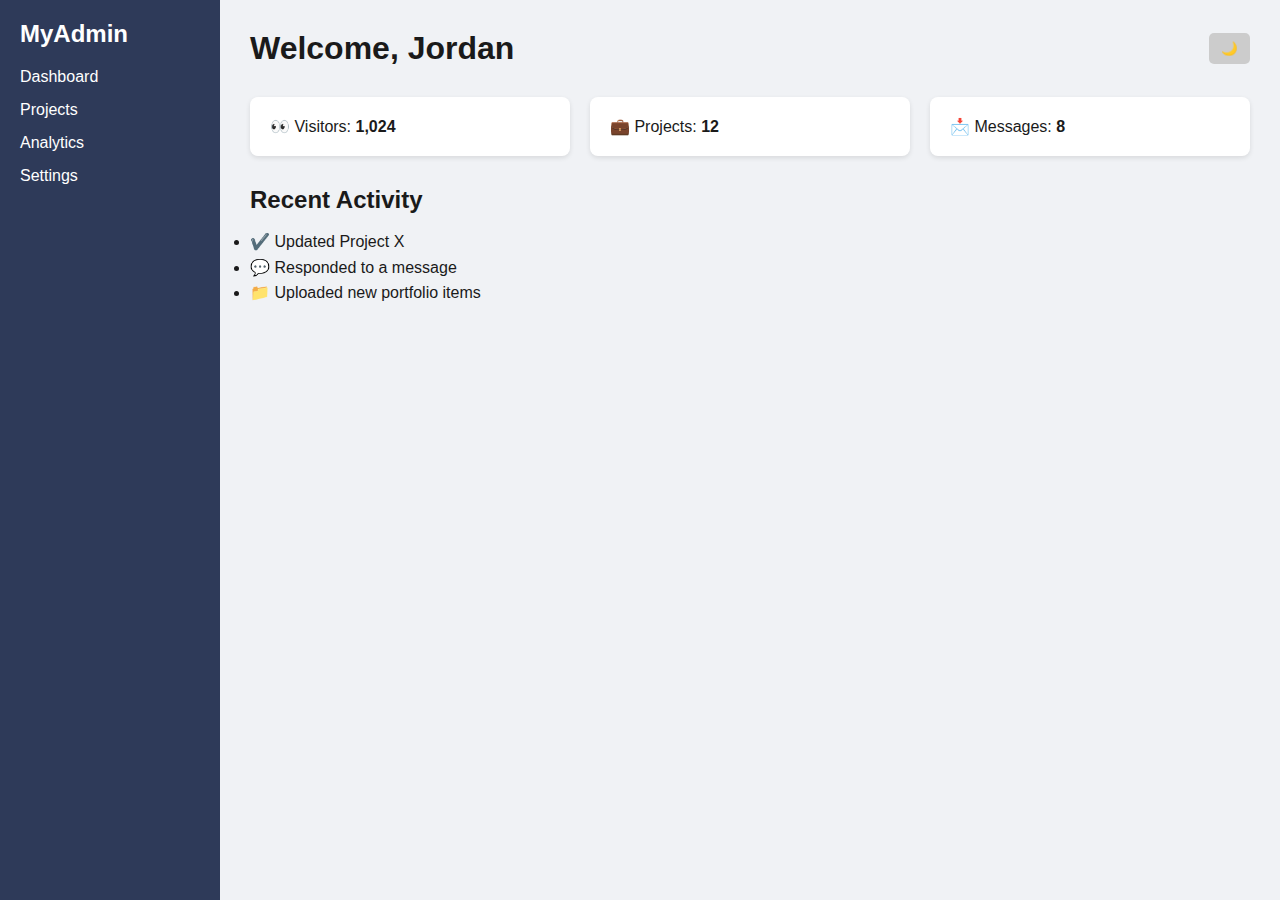
<file: index.html>
<!DOCTYPE html>
<html lang="en">
<head>
  <meta charset="UTF-8" />
  <meta name="viewport" content="width=device-width, initial-scale=1.0"/>
  <title>Portfolio Dashboard</title>
  <link rel="stylesheet" href="style.css" />
</head>
<body class="light">
  <div class="container">
    <nav class="sidebar">
      <h2>MyAdmin</h2>
      <ul>
        <li><a href="#">Dashboard</a></li>
        <li><a href="#">Projects</a></li>
        <li><a href="#">Analytics</a></li>
        <li><a href="#">Settings</a></li>
      </ul>
    </nav>

    <main class="main-panel">
      <header class="header">
        <h1>Welcome, Jordan</h1>
        <button id="toggle-theme">🌙</button>
      </header>

      <section class="stats">
        <div class="card">👀 Visitors: <strong>1,024</strong></div>
        <div class="card">💼 Projects: <strong>12</strong></div>
        <div class="card">📩 Messages: <strong>8</strong></div>
      </section>

      <section class="recent-activity">
        <h2>Recent Activity</h2>
        <ul>
          <li>✔️ Updated Project X</li>
          <li>💬 Responded to a message</li>
          <li>📁 Uploaded new portfolio items</li>
        </ul>
      </section>
    </main>
  </div>
  <script src="script.js"></script>
</body>
</html>
</file>
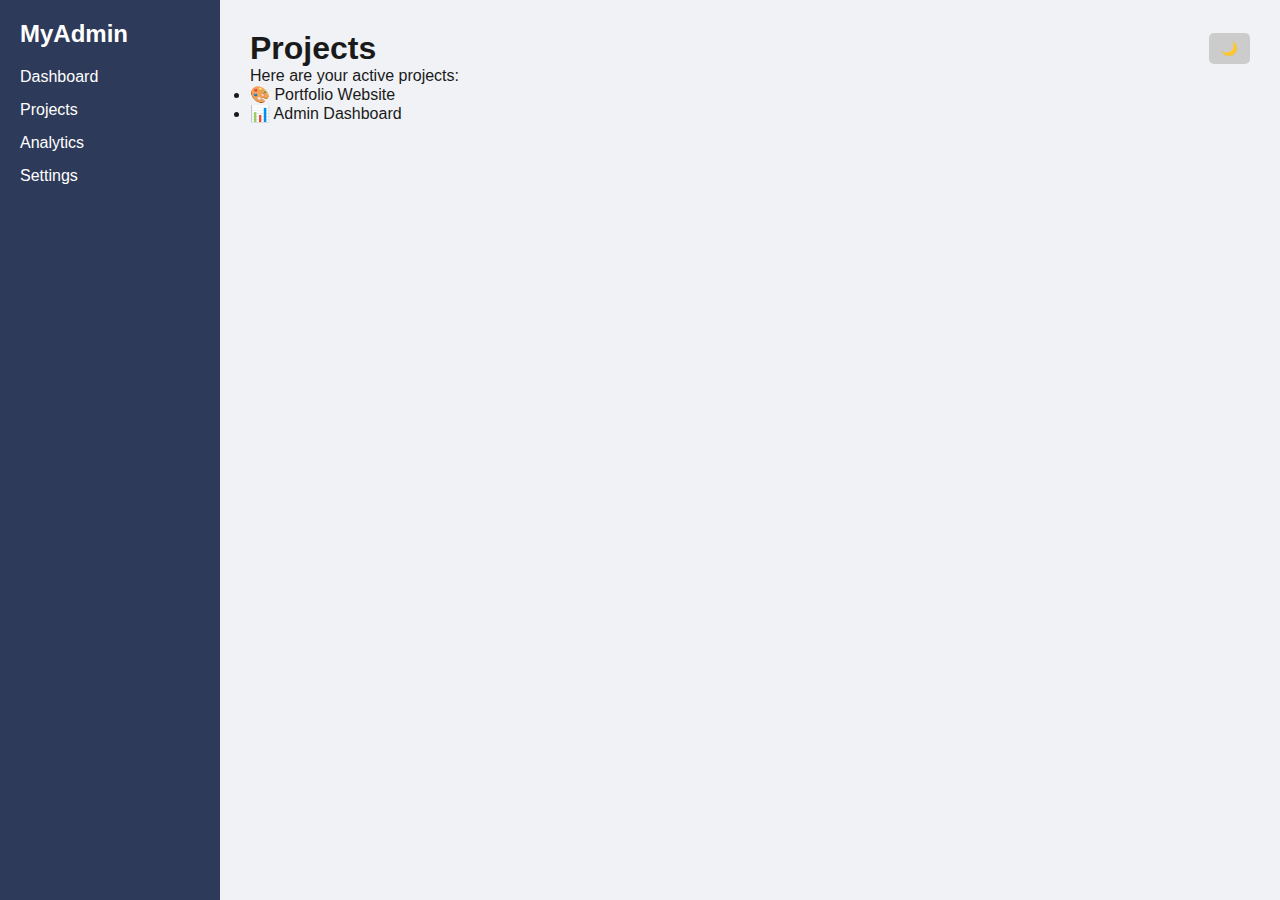
<file: projects.html>
<!DOCTYPE html>
<html lang="en">
<head>
  <meta charset="UTF-8" />
  <meta name="viewport" content="width=device-width, initial-scale=1.0"/>
  <title>Projects</title>
  <link rel="stylesheet" href="style.css" />
</head>
<body class="light">
  <div class="container">
    <nav class="sidebar">
      <h2>MyAdmin</h2>
      <ul>
        <li><a href="index.html">Dashboard</a></li>
        <li><a href="projects.html">Projects</a></li>
        <li><a href="analytics.html">Analytics</a></li>
        <li><a href="settings.html">Settings</a></li>
      </ul>
    </nav>

    <main class="main-panel">
      <header class="header">
        <h1>Projects</h1>
        <button id="toggle-theme">🌙</button>
      </header>
      <section>
        <p>Here are your active projects:</p>
        <ul>
          <li>🎨 Portfolio Website</li>
          <li>📊 Admin Dashboard</li>
        </ul>
      </section>
    </main>
  </div>
  <script src="script.js"></script>
</body>
</html>
</file>
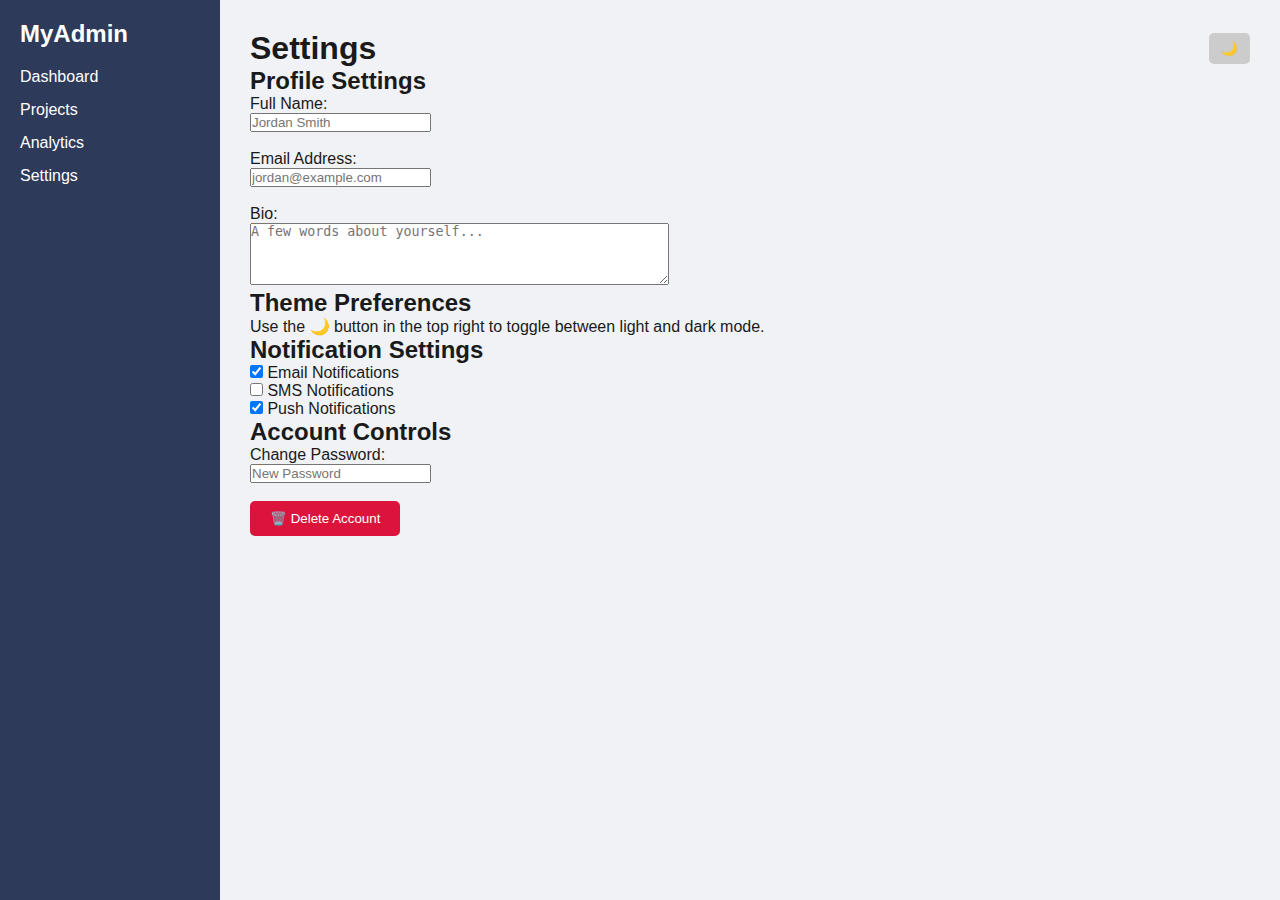
<file: settings.html>
<!DOCTYPE html>
<html lang="en">
<head>
  <meta charset="UTF-8" />
  <meta name="viewport" content="width=device-width, initial-scale=1.0"/>
  <title>Settings</title>
  <link rel="stylesheet" href="style.css" />
</head>
<body class="light">
  <div class="container">
    <nav class="sidebar">
      <h2>MyAdmin</h2>
      <ul>
        <li><a href="index.html">Dashboard</a></li>
        <li><a href="projects.html">Projects</a></li>
        <li><a href="analytics.html">Analytics</a></li>
        <li><a href="settings.html">Settings</a></li>
      </ul>
    </nav>

    <main class="main-panel">
      <header class="header">
        <h1>Settings</h1>
        <button id="toggle-theme">🌙</button>
      </header>
      <section>
  <h2>Profile Settings</h2>
  <form>
    <label>
      Full Name:<br>
      <input type="text" placeholder="Jordan Smith" />
    </label><br><br>

    <label>
      Email Address:<br>
      <input type="email" placeholder="jordan@example.com" />
    </label><br><br>

    <label>
      Bio:<br>
      <textarea rows="4" cols="50" placeholder="A few words about yourself..."></textarea>
    </label>
  </form>
</section>

<section>
  <h2>Theme Preferences</h2>
  <p>Use the 🌙 button in the top right to toggle between light and dark mode.</p>
</section>
    <section>
    <h2>Notification Settings</h2>
    <form>
        <label>
        <input type="checkbox" checked />
        Email Notifications
        </label><br>
        <label>
        <input type="checkbox" />
        SMS Notifications
        </label><br>
        <label>
        <input type="checkbox" checked />
        Push Notifications
        </label>
    </form>
    </section>

    <section>
    <h2>Account Controls</h2>
    <form>
        <label>
        Change Password:<br>
        <input type="password" placeholder="New Password" />
        </label><br><br>

        <button style="background-color: crimson; color: white; padding: 10px 20px; border: none; border-radius: 5px;">
        🗑️ Delete Account
        </button>
    </form>
    </section>
    </main>
  </div>
  <script src="script.js"></script>
</body>
</html>
</file>
<file: style.css>
* {
  margin: 0;
  padding: 0;
  box-sizing: border-box;
}

body.light {
  background-color: #f0f2f5;
  color: #1a1a1a;
}

body.dark {
  background-color: #1e1e1e;
  color: #ffffff;
}

.container {
  display: flex;
  min-height: 100vh;
  font-family: 'Segoe UI', Tahoma, Geneva, Verdana, sans-serif;
}

/* Sidebar */
.sidebar {
  background-color: #2e3a59;
  color: #fff;
  width: 220px;
  padding: 20px;
}

.sidebar h2 {
  margin-bottom: 20px;
}

.sidebar ul {
  list-style: none;
}

.sidebar ul li {
  margin: 15px 0;
}

.sidebar ul li a {
  color: white;
  text-decoration: none;
}

.sidebar ul li a:hover {
  text-decoration: underline;
}

/* Main Panel */
.main-panel {
  flex: 1;
  padding: 30px;
}

.header {
  display: flex;
  justify-content: space-between;
  align-items: center;
}

.header button {
  padding: 8px 12px;
  border: none;
  border-radius: 5px;
  cursor: pointer;
  background-color: #ccc;
}

.stats {
  display: flex;
  gap: 20px;
  margin: 30px 0;
  flex-wrap: wrap;
}

.card {
  background-color: #fff;
  padding: 20px;
  border-radius: 8px;
  flex: 1;
  min-width: 150px;
  box-shadow: 0 2px 5px rgba(0,0,0,0.1);
}

body.dark .card {
  background-color: #333;
}

.recent-activity ul {
  margin-top: 15px;
  line-height: 1.6;
}

/* Responsive Design */
@media (max-width: 768px) {
  .container {
    flex-direction: column;
  }

  .sidebar {
    width: 100%;
    text-align: center;
  }

  .stats {
    flex-direction: column;
  }
}
</file>
